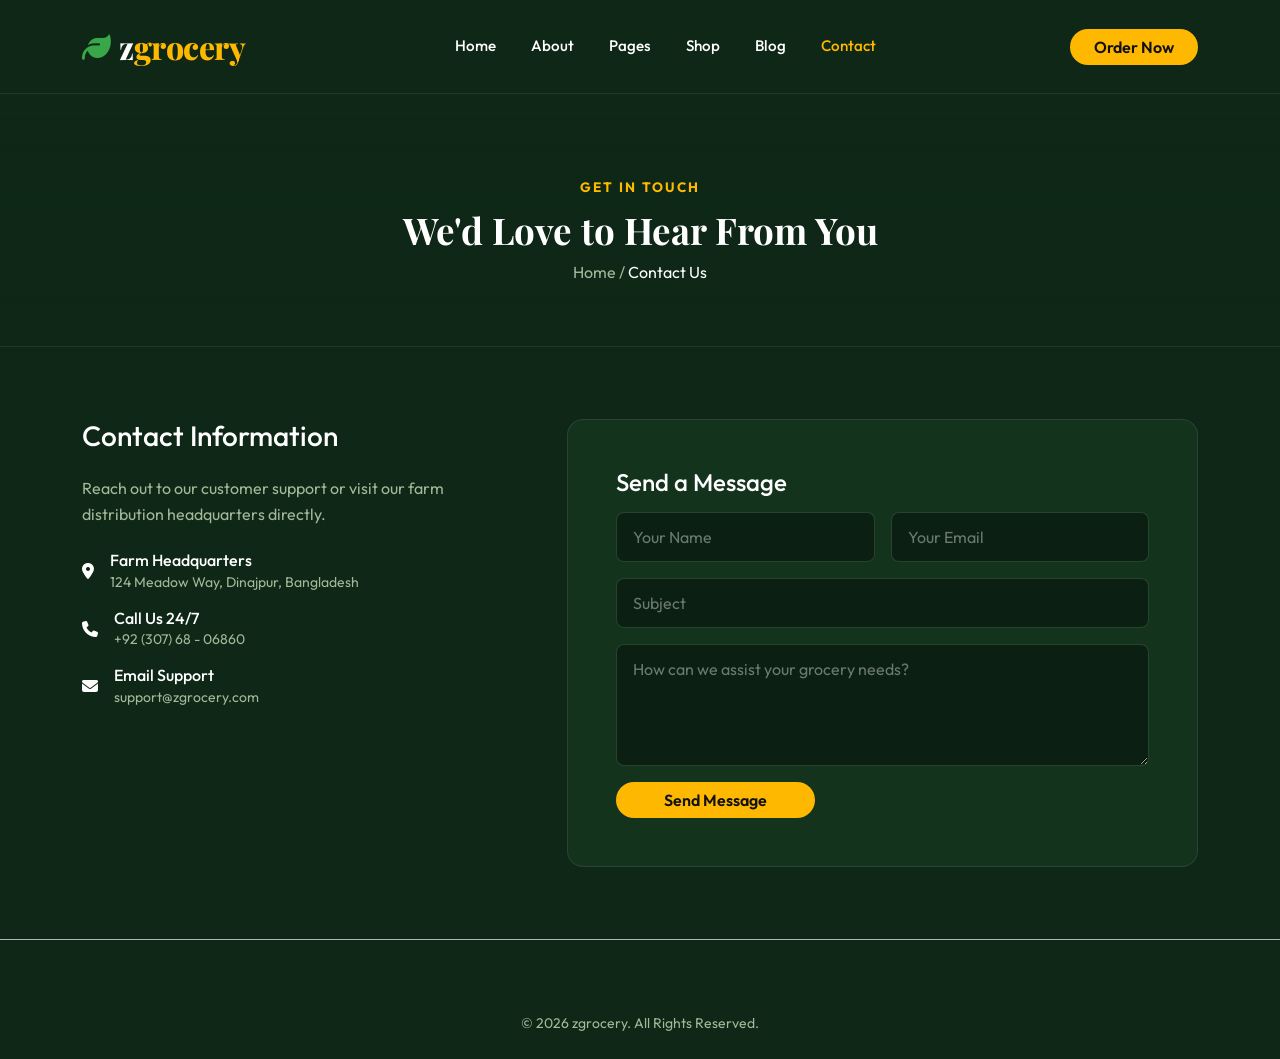
<file: contact.html>
<!DOCTYPE html>
<html lang="en">
<head>
  <meta charset="UTF-8" />
  <meta name="viewport" content="width=device-width, initial-scale=1.0" />
  <title>Contact Us — zgrocery</title>
  <link href="https://fonts.googleapis.com/css2?family=Outfit:wght@300;400;500;600;700;800&family=Playfair+Display:ital,wght@0,600;0,700;1,400&display=swap" rel="stylesheet" />
  <link href="https://cdn.jsdelivr.net/npm/bootstrap@5.3.3/dist/css/bootstrap.min.css" rel="stylesheet" />
  <link rel="stylesheet" href="https://cdnjs.cloudflare.com/ajax/libs/font-awesome/6.5.1/css/all.min.css" />
  <link href="https://unpkg.com/aos@2.3.1/dist/aos.css" rel="stylesheet" />
  <link rel="stylesheet" href="css/style.css" />
</head>
<body>

  <!-- Header -->
  <header id="site-header" class="site-header sticky-top">
    <nav class="navbar navbar-expand-lg py-3">
      <div class="container">
        <a class="navbar-brand d-flex align-items-center gap-2" href="index.html">
          <span class="logo-leaf"><i class="fa-solid fa-leaf"></i></span>
          <span class="logo-text">z<span>grocery</span></span>
        </a>
        <button class="navbar-toggler text-white border-0" type="button" data-bs-toggle="collapse" data-bs-target="#navMenu">
          <i class="fa-solid fa-bars-staggered fs-3"></i>
        </button>
        <div class="collapse navbar-collapse" id="navMenu">
          <ul class="navbar-nav mx-auto">
            <li class="nav-item"><a class="nav-link" href="index.html">Home</a></li>
            <li class="nav-item"><a class="nav-link" href="about.html">About</a></li>
            <li class="nav-item"><a class="nav-link" href="pages.html">Pages</a></li>
            <li class="nav-item"><a class="nav-link" href="shop.html">Shop</a></li>
            <li class="nav-item"><a class="nav-link" href="blog.html">Blog</a></li>
            <li class="nav-item"><a class="nav-link active" href="contact.html">Contact</a></li>
          </ul>
          <a href="order.html" class="btn btn-primary-yellow rounded-pill px-4">Order Now</a>
        </div>
      </div>
    </nav>
  </header>

  <div class="page-hero text-center">
    <div class="container" data-aos="fade-up">
      <span class="section-tag">GET IN TOUCH</span>
      <h1 class="text-white section-heading mt-2">We'd Love to Hear From You</h1>
      <p class="text-muted mb-0">Home / <span class="text-white">Contact Us</span></p>
    </div>
  </div>

  <section class="py-5">
    <div class="container py-4">
      <div class="row g-5">
        <div class="col-lg-5" data-aos="fade-right">
          <h3 class="text-white mb-4">Contact Information</h3>
          <p class="text-muted mb-4">Reach out to our customer support or visit our farm distribution headquarters directly.</p>
          <div class="d-flex align-items-center gap-3 mb-3">
            <div class="feature-icon"><i class="fa-solid fa-location-dot"></i></div>
            <div><h6 class="text-white mb-0">Farm Headquarters</h6><p class="text-muted small mb-0">124 Meadow Way, Dinajpur, Bangladesh</p></div>
          </div>
          <div class="d-flex align-items-center gap-3 mb-3">
            <div class="feature-icon"><i class="fa-solid fa-phone"></i></div>
            <div><h6 class="text-white mb-0">Call Us 24/7</h6><p class="text-muted small mb-0">+92 (307) 68 - 06860</p></div>
          </div>
          <div class="d-flex align-items-center gap-3 mb-3">
            <div class="feature-icon"><i class="fa-solid fa-envelope"></i></div>
            <div><h6 class="text-white mb-0">Email Support</h6><p class="text-muted small mb-0">support@zgrocery.com</p></div>
          </div>
        </div>

        <div class="col-lg-7" data-aos="fade-left">
          <div class="bg-dark-secondary p-4 p-md-5 rounded-4 border border-secondary border-opacity-25">
            <h4 class="text-white mb-3">Send a Message</h4>
            <form id="contactForm" onsubmit="event.preventDefault(); alert('Thank you! Your message has been sent to the zgrocery team.'); this.reset();">
              <div class="row g-3">
                <div class="col-md-6"><input type="text" class="form-control rounded-3" placeholder="Your Name" required /></div>
                <div class="col-md-6"><input type="email" class="form-control rounded-3" placeholder="Your Email" required /></div>
                <div class="col-12"><input type="text" class="form-control rounded-3" placeholder="Subject" required /></div>
                <div class="col-12"><textarea class="form-control rounded-3" rows="4" placeholder="How can we assist your grocery needs?" required></textarea></div>
                <div class="col-12"><button type="submit" class="btn btn-primary-yellow rounded-pill px-5">Send Message</button></div>
              </div>
            </form>
          </div>
        </div>
      </div>
    </div>
  </section>

  <!-- Footer -->
  <footer class="footer pt-5 border-top border-dark-subtle text-center">
    <div class="container py-4"><p class="mb-0 text-muted small">&copy; 2026 zgrocery. All Rights Reserved.</p></div>
  </footer>

  <script src="https://code.jquery.com/jquery-3.7.1.min.js"></script>
  <script src="https://cdn.jsdelivr.net/npm/bootstrap@5.3.3/dist/js/bootstrap.bundle.min.js"></script>
  <script src="https://unpkg.com/aos@2.3.1/dist/aos.js"></script>
  <script src="js/main.js"></script>
</body>
</html>
</file>
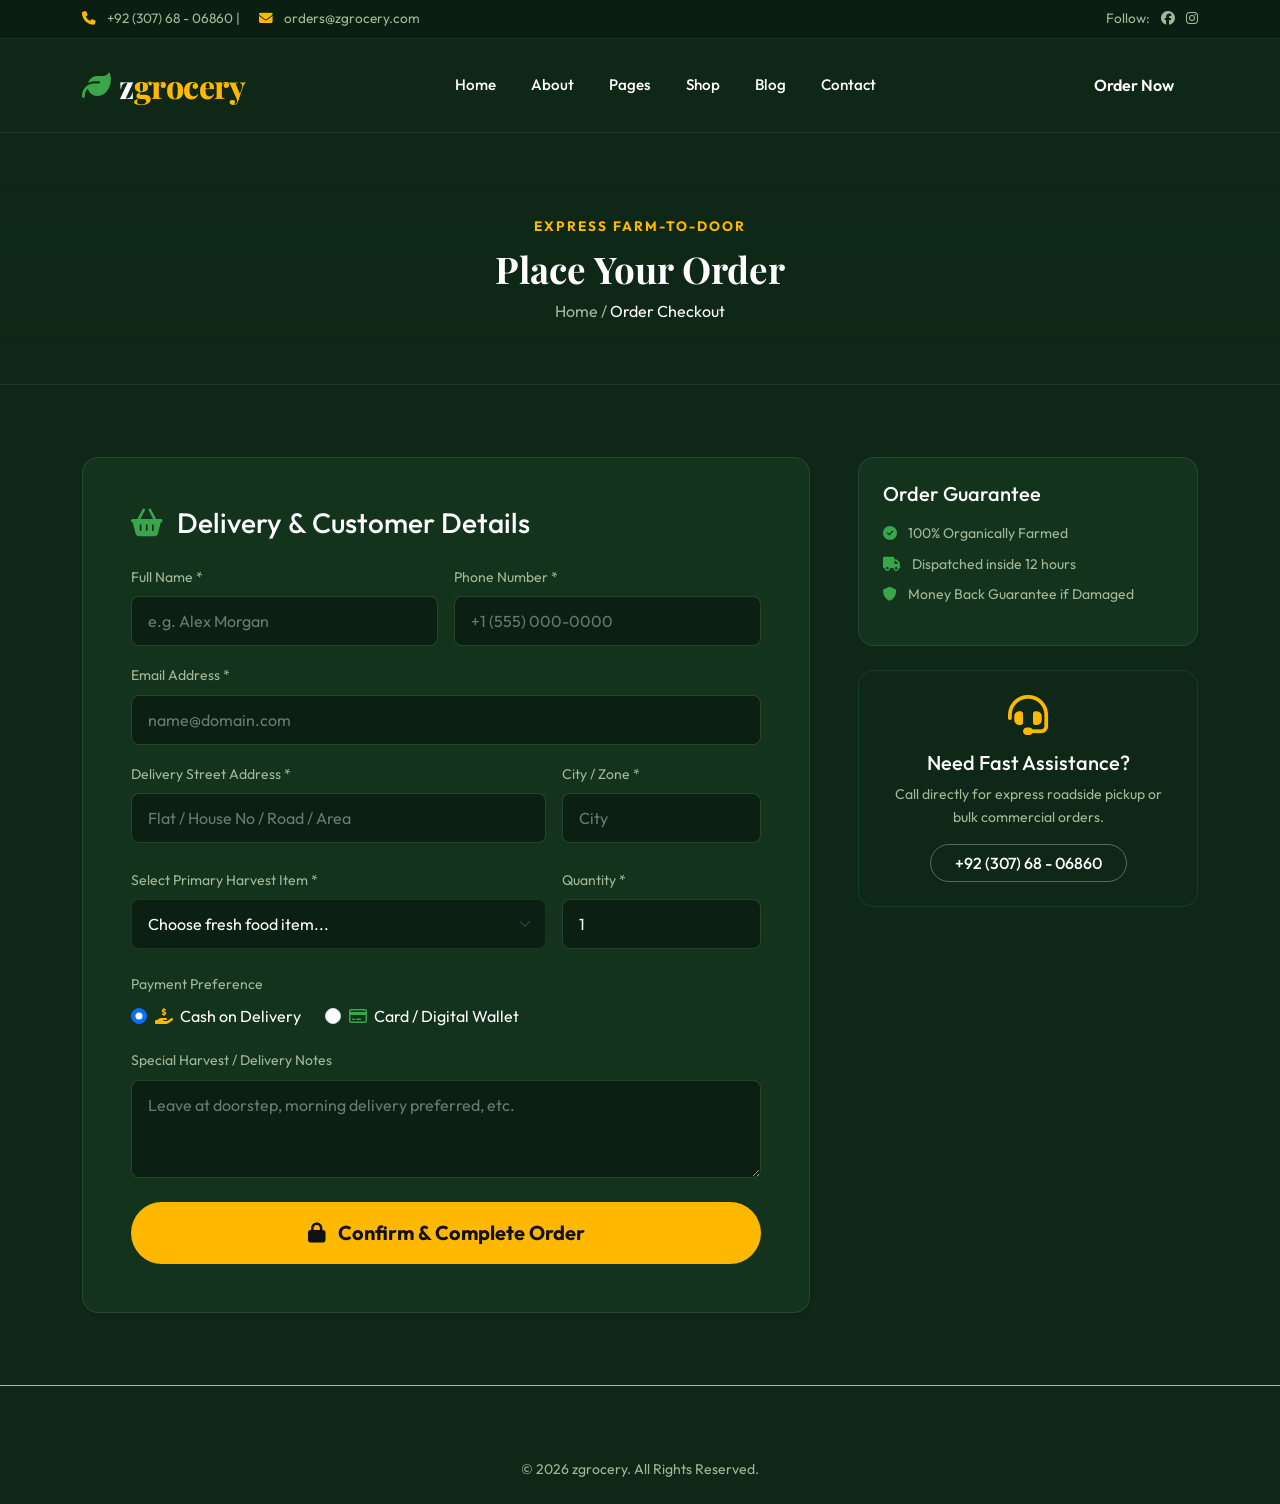
<file: order.html>
<!DOCTYPE html>
<html lang="en">
<head>
  <meta charset="UTF-8" />
  <meta name="viewport" content="width=device-width, initial-scale=1.0" />
  <title>Order Fresh Groceries — zgrocery</title>
  <link href="https://fonts.googleapis.com/css2?family=Outfit:wght@300;400;500;600;700;800&family=Playfair+Display:ital,wght@0,600;0,700;1,400&display=swap" rel="stylesheet" />
  <link href="https://cdn.jsdelivr.net/npm/bootstrap@5.3.3/dist/css/bootstrap.min.css" rel="stylesheet" />
  <link rel="stylesheet" href="https://cdnjs.cloudflare.com/ajax/libs/font-awesome/6.5.1/css/all.min.css" />
  <link href="https://unpkg.com/aos@2.3.1/dist/aos.css" rel="stylesheet" />
  <link rel="stylesheet" href="css/style.css" />
</head>
<body>

  <!-- Top Bar -->
  <aside class="top-bar py-2 d-none d-lg-block">
    <div class="container d-flex justify-content-between">
      <div><i class="fa-solid fa-phone me-2 text-accent-yellow"></i> +92 (307) 68 - 06860 | <i class="fa-solid fa-envelope ms-3 me-2 text-accent-yellow"></i> orders@zgrocery.com</div>
      <div>Follow: <i class="fa-brands fa-facebook ms-2"></i> <i class="fa-brands fa-instagram ms-2"></i></div>
    </div>
  </aside>

  <!-- Navbar -->
  <header id="site-header" class="site-header sticky-top">
    <nav class="navbar navbar-expand-lg py-3">
      <div class="container">
        <a class="navbar-brand d-flex align-items-center gap-2" href="index.html">
          <span class="logo-leaf"><i class="fa-solid fa-leaf"></i></span>
          <span class="logo-text">z<span>grocery</span></span>
        </a>
        <button class="navbar-toggler text-white border-0" type="button" data-bs-toggle="collapse" data-bs-target="#navMenu">
          <i class="fa-solid fa-bars-staggered fs-3"></i>
        </button>
        <div class="collapse navbar-collapse" id="navMenu">
          <ul class="navbar-nav mx-auto">
            <li class="nav-item"><a class="nav-link" href="index.html">Home</a></li>
            <li class="nav-item"><a class="nav-link" href="about.html">About</a></li>
            <li class="nav-item"><a class="nav-link" href="pages.html">Pages</a></li>
            <li class="nav-item"><a class="nav-link" href="shop.html">Shop</a></li>
            <li class="nav-item"><a class="nav-link" href="blog.html">Blog</a></li>
            <li class="nav-item"><a class="nav-link" href="contact.html">Contact</a></li>
          </ul>
          <a href="order.html" class="btn btn-primary-yellow rounded-pill px-4 active">Order Now</a>
        </div>
      </div>
    </nav>
  </header>

  <!-- Breadcrumb Banner -->
  <div class="page-hero text-center">
    <div class="container" data-aos="fade-up">
      <span class="section-tag">EXPRESS FARM-TO-DOOR</span>
      <h1 class="text-white section-heading mt-2">Place Your Order</h1>
      <p class="text-muted mb-0">Home / <span class="text-white">Order Checkout</span></p>
    </div>
  </div>

  <!-- Main Order Form Section -->
  <section class="py-5">
    <div class="container py-4">
      <div class="row g-5">
        <!-- Order Form -->
        <div class="col-lg-8" data-aos="fade-right">
          <div class="bg-dark-secondary p-4 p-md-5 rounded-4 shadow-sm border border-secondary border-opacity-25">
            <h3 class="text-white mb-4"><i class="fa-solid fa-basket-shopping text-accent-green me-2"></i> Delivery & Customer Details</h3>
            
            <form id="checkoutOrderForm">
              <div class="row g-3">
                <div class="col-md-6">
                  <label class="form-label text-muted small">Full Name *</label>
                  <input type="text" class="form-control rounded-3" placeholder="e.g. Alex Morgan" required />
                </div>
                <div class="col-md-6">
                  <label class="form-label text-muted small">Phone Number *</label>
                  <input type="tel" class="form-control rounded-3" placeholder="+1 (555) 000-0000" required />
                </div>
                <div class="col-md-12">
                  <label class="form-label text-muted small">Email Address *</label>
                  <input type="email" class="form-control rounded-3" placeholder="name@domain.com" required />
                </div>
                <div class="col-md-8">
                  <label class="form-label text-muted small">Delivery Street Address *</label>
                  <input type="text" class="form-control rounded-3" placeholder="Flat / House No / Road / Area" required />
                </div>
                <div class="col-md-4">
                  <label class="form-label text-muted small">City / Zone *</label>
                  <input type="text" class="form-control rounded-3" placeholder="City" required />
                </div>

                <!-- Product Picker -->
                <div class="col-md-8 mt-4">
                  <label class="form-label text-muted small">Select Primary Harvest Item *</label>
                  <select class="form-select rounded-3" id="orderItemSelect" required>
                    <option value="" selected disabled>Choose fresh food item...</option>
                    <option value="Fresh Bananas">Fresh Bananas ($18.00 / kg)</option>
                    <option value="Farm Potatoes">Farm Potatoes ($12.00 / kg)</option>
                    <option value="Red Tomatoes">Red Tomatoes ($23.00 / kg)</option>
                    <option value="Crisp Lettuce">Crisp Lettuce ($10.00 / piece)</option>
                    <option value="Sweet Potatoes">Sweet Potatoes ($15.00 / kg)</option>
                    <option value="Organic Avocados">Organic Avocados ($28.00 / pack)</option>
                    <option value="Raw Forest Honey">Raw Forest Honey ($35.00 / jar)</option>
                  </select>
                </div>
                <div class="col-md-4 mt-4">
                  <label class="form-label text-muted small">Quantity *</label>
                  <input type="number" class="form-control rounded-3" min="1" max="50" value="1" required />
                </div>

                <!-- Payment Method -->
                <div class="col-12 mt-4">
                  <label class="form-label text-muted small d-block mb-2">Payment Preference</label>
                  <div class="d-flex flex-wrap gap-4">
                    <div class="form-check">
                      <input class="form-check-input" type="radio" name="paymentOption" id="cod" checked />
                      <label class="form-check-label text-white" for="cod"><i class="fa-solid fa-hand-holding-dollar text-accent-yellow me-1"></i> Cash on Delivery</label>
                    </div>
                    <div class="form-check">
                      <input class="form-check-input" type="radio" name="paymentOption" id="card" />
                      <label class="form-check-label text-white" for="card"><i class="fa-regular fa-credit-card text-accent-green me-1"></i> Card / Digital Wallet</label>
                    </div>
                  </div>
                </div>

                <div class="col-12 mt-3">
                  <label class="form-label text-muted small">Special Harvest / Delivery Notes</label>
                  <textarea class="form-control rounded-3" rows="3" placeholder="Leave at doorstep, morning delivery preferred, etc."></textarea>
                </div>

                <div class="col-12 mt-4">
                  <button type="submit" class="btn btn-primary-yellow w-100 py-3 rounded-pill fw-bold fs-5">
                    <i class="fa-solid fa-lock me-2"></i> Confirm & Complete Order
                  </button>
                </div>
              </div>
            </form>
          </div>
        </div>

        <!-- Summary Sidebar -->
        <div class="col-lg-4" data-aos="fade-left">
          <div class="bg-dark-secondary p-4 rounded-4 border border-secondary border-opacity-25 mb-4">
            <h5 class="text-white mb-3">Order Guarantee</h5>
            <ul class="list-unstyled text-muted small">
              <li class="mb-2"><i class="fa-solid fa-circle-check text-accent-green me-2"></i> 100% Organically Farmed</li>
              <li class="mb-2"><i class="fa-solid fa-truck text-accent-green me-2"></i> Dispatched inside 12 hours</li>
              <li class="mb-2"><i class="fa-solid fa-shield text-accent-green me-2"></i> Money Back Guarantee if Damaged</li>
            </ul>
          </div>
          <div class="p-4 rounded-4 border border-success border-opacity-25 text-center bg-dark-primary">
            <i class="fa-solid fa-headset fs-1 text-accent-yellow mb-3"></i>
            <h5 class="text-white">Need Fast Assistance?</h5>
            <p class="text-muted small">Call directly for express roadside pickup or bulk commercial orders.</p>
            <a href="tel:+923076806860" class="btn btn-outline-white rounded-pill px-4">+92 (307) 68 - 06860</a>
          </div>
        </div>
      </div>
    </div>
  </section>

  <!-- Confirmation Modal -->
  <div class="modal fade" id="orderConfirmationModal" tabindex="-1" aria-hidden="true">
    <div class="modal-dialog modal-dialog-centered">
      <div class="modal-content bg-dark-secondary text-white text-center p-4 border border-success">
        <div class="modal-body">
          <i class="fa-solid fa-circle-check text-accent-green display-3 mb-3"></i>
          <h3 class="text-white">Order Received!</h3>
          <p class="text-muted">Thank you for supporting sustainable farmers. Your order reference is <strong class="text-accent-yellow" id="orderReceiptRef"></strong>.</p>
          <button type="button" class="btn btn-primary-yellow rounded-pill px-4" data-bs-dismiss="modal" onclick="window.location.href='shop.html'">Continue Shopping</button>
        </div>
      </div>
    </div>
  </div>

  <!-- Footer -->
  <footer class="footer pt-5 border-top border-dark-subtle">
    <div class="container text-center py-4">
      <p class="mb-0 text-muted small">&copy; 2026 zgrocery. All Rights Reserved.</p>
    </div>
  </footer>

  <script src="https://code.jquery.com/jquery-3.7.1.min.js"></script>
  <script src="https://cdn.jsdelivr.net/npm/bootstrap@5.3.3/dist/js/bootstrap.bundle.min.js"></script>
  <script src="https://unpkg.com/aos@2.3.1/dist/aos.js"></script>
  <script src="js/main.js"></script>
</body>
</html>
</file>
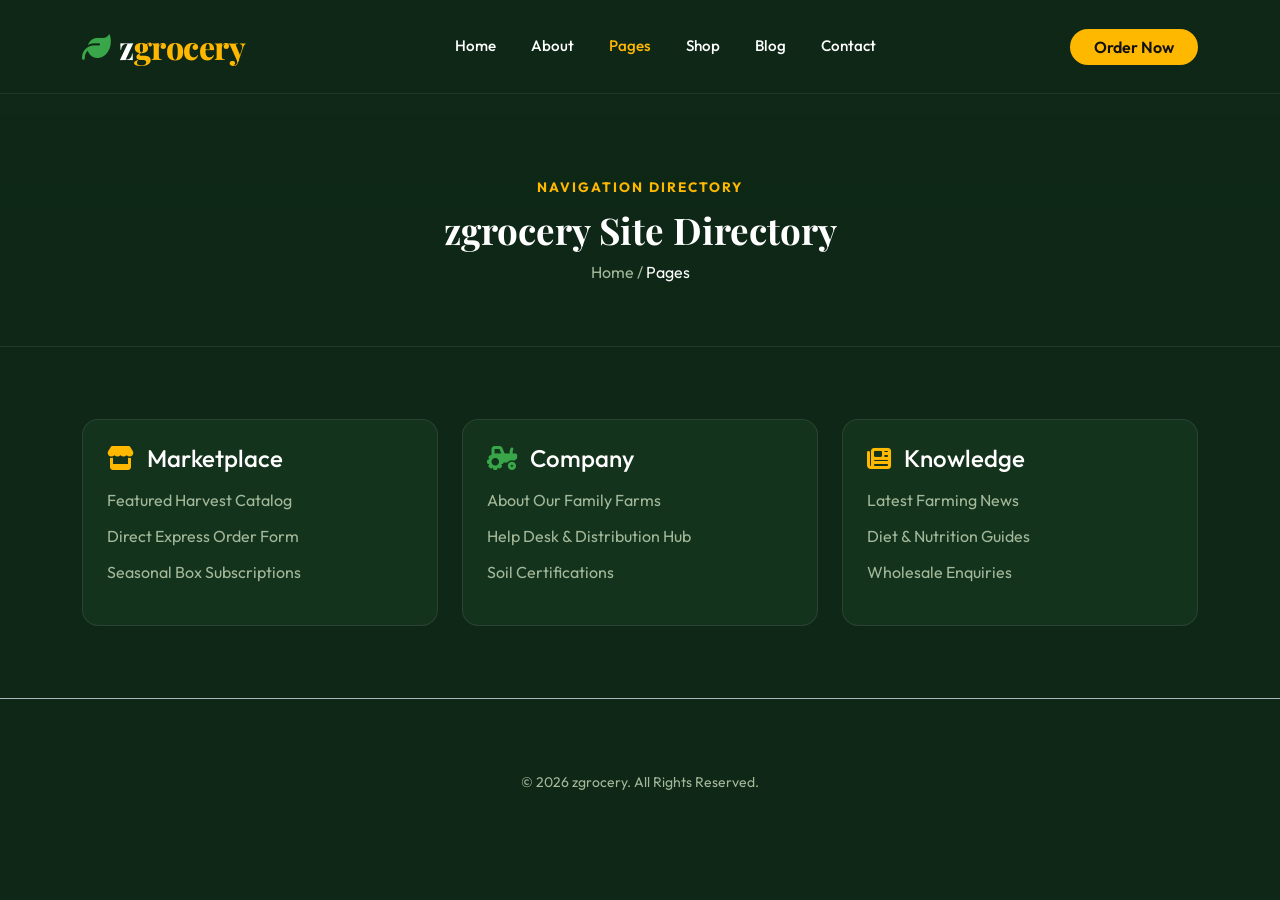
<file: pages.html>
<!DOCTYPE html>
<html lang="en">
<head>
  <meta charset="UTF-8" />
  <meta name="viewport" content="width=device-width, initial-scale=1.0" />
  <title>All Pages & Hub — zgrocery</title>
  <link href="https://fonts.googleapis.com/css2?family=Outfit:wght@300;400;500;600;700;800&family=Playfair+Display:ital,wght@0,600;0,700;1,400&display=swap" rel="stylesheet" />
  <link href="https://cdn.jsdelivr.net/npm/bootstrap@5.3.3/dist/css/bootstrap.min.css" rel="stylesheet" />
  <link rel="stylesheet" href="https://cdnjs.cloudflare.com/ajax/libs/font-awesome/6.5.1/css/all.min.css" />
  <link href="https://unpkg.com/aos@2.3.1/dist/aos.css" rel="stylesheet" />
  <link rel="stylesheet" href="css/style.css" />
</head>
<body>

  <!-- Header -->
  <header id="site-header" class="site-header sticky-top">
    <nav class="navbar navbar-expand-lg py-3">
      <div class="container">
        <a class="navbar-brand d-flex align-items-center gap-2" href="index.html">
          <span class="logo-leaf"><i class="fa-solid fa-leaf"></i></span>
          <span class="logo-text">z<span>grocery</span></span>
        </a>
        <button class="navbar-toggler text-white border-0" type="button" data-bs-toggle="collapse" data-bs-target="#navMenu">
          <i class="fa-solid fa-bars-staggered fs-3"></i>
        </button>
        <div class="collapse navbar-collapse" id="navMenu">
          <ul class="navbar-nav mx-auto">
            <li class="nav-item"><a class="nav-link" href="index.html">Home</a></li>
            <li class="nav-item"><a class="nav-link" href="about.html">About</a></li>
            <li class="nav-item"><a class="nav-link active" href="pages.html">Pages</a></li>
            <li class="nav-item"><a class="nav-link" href="shop.html">Shop</a></li>
            <li class="nav-item"><a class="nav-link" href="blog.html">Blog</a></li>
            <li class="nav-item"><a class="nav-link" href="contact.html">Contact</a></li>
          </ul>
          <a href="order.html" class="btn btn-primary-yellow rounded-pill px-4">Order Now</a>
        </div>
      </div>
    </nav>
  </header>

  <div class="page-hero text-center">
    <div class="container" data-aos="fade-up">
      <span class="section-tag">NAVIGATION DIRECTORY</span>
      <h1 class="text-white section-heading mt-2">zgrocery Site Directory</h1>
      <p class="text-muted mb-0">Home / <span class="text-white">Pages</span></p>
    </div>
  </div>

  <section class="py-5">
    <div class="container py-4">
      <div class="row g-4">
        <div class="col-md-4" data-aos="zoom-in">
          <div class="p-4 bg-dark-secondary rounded-4 border border-secondary border-opacity-25 h-100">
            <h4 class="text-white mb-3"><i class="fa-solid fa-store text-accent-yellow me-2"></i> Marketplace</h4>
            <ul class="list-unstyled footer-links">
              <li><a href="shop.html">Featured Harvest Catalog</a></li>
              <li><a href="order.html">Direct Express Order Form</a></li>
              <li><a href="shop.html">Seasonal Box Subscriptions</a></li>
            </ul>
          </div>
        </div>
        <div class="col-md-4" data-aos="zoom-in" data-aos-delay="100">
          <div class="p-4 bg-dark-secondary rounded-4 border border-secondary border-opacity-25 h-100">
            <h4 class="text-white mb-3"><i class="fa-solid fa-tractor text-accent-green me-2"></i> Company</h4>
            <ul class="list-unstyled footer-links">
              <li><a href="about.html">About Our Family Farms</a></li>
              <li><a href="contact.html">Help Desk & Distribution Hub</a></li>
              <li><a href="about.html">Soil Certifications</a></li>
            </ul>
          </div>
        </div>
        <div class="col-md-4" data-aos="zoom-in" data-aos-delay="200">
          <div class="p-4 bg-dark-secondary rounded-4 border border-secondary border-opacity-25 h-100">
            <h4 class="text-white mb-3"><i class="fa-solid fa-newspaper text-accent-yellow me-2"></i> Knowledge</h4>
            <ul class="list-unstyled footer-links">
              <li><a href="blog.html">Latest Farming News</a></li>
              <li><a href="blog.html">Diet & Nutrition Guides</a></li>
              <li><a href="contact.html">Wholesale Enquiries</a></li>
            </ul>
          </div>
        </div>
      </div>
    </div>
  </section>

  <!-- Footer -->
  <footer class="footer pt-5 border-top border-dark-subtle text-center">
    <div class="container py-4"><p class="mb-0 text-muted small">&copy; 2026 zgrocery. All Rights Reserved.</p></div>
  </footer>

  <script src="https://code.jquery.com/jquery-3.7.1.min.js"></script>
  <script src="https://cdn.jsdelivr.net/npm/bootstrap@5.3.3/dist/js/bootstrap.bundle.min.js"></script>
  <script src="https://unpkg.com/aos@2.3.1/dist/aos.js"></script>
  <script src="js/main.js"></script>
</body>
</html>
</file>
<file: css/style.css>
/* ==========================================================
   CSS VARIABLES & DESIGN SYSTEM
========================================================== */
:root {
  --bg-dark-primary: #0e2716;
  --bg-dark-secondary: #14331d;
  --accent-green: #38a649;
  --accent-green-hover: #2bb656;
  --accent-yellow: #ffb800;
  --accent-yellow-hover: #f99f1b;
  --text-white: #ffffff;
  --text-muted: #a3b899;
  --border-color: rgba(255, 255, 255, 0.08);
  --card-bg-light: #ffffff;
  --font-primary: 'Outfit', sans-serif;
  --font-serif: 'Playfair Display', serif;
}

* {
  box-sizing: border-box;
  margin: 0;
  padding: 0;
}

body {
  font-family: var(--font-primary);
  background-color: var(--bg-dark-primary);
  color: var(--text-white);
  line-height: 1.6;
  overflow-x: hidden;
}

a {
  text-decoration: none;
  transition: all 0.3s ease;
}

.text-accent-yellow { color: var(--accent-yellow) !important; }
.text-accent-green  { color: var(--accent-green) !important; }
.text-muted         { color: var(--text-muted) !important; }
.bg-dark-primary    { background-color: var(--bg-dark-primary) !important; }
.bg-dark-secondary  { background-color: var(--bg-dark-secondary) !important; }

/* Buttons */
.btn-primary-yellow {
  background-color: var(--accent-yellow);
  color: #111;
  font-weight: 600;
  border: none;
  transition: all 0.3s ease;
}
.btn-primary-yellow:hover {
  background-color: var(--accent-yellow-hover);
  transform: translateY(-2px);
  color: #000;
}

.btn-outline-white {
  background: transparent;
  color: #fff;
  border: 1px solid rgba(255, 255, 255, 0.3);
  font-weight: 500;
}
.btn-outline-white:hover {
  background: rgba(255, 255, 255, 0.1);
  color: #fff;
}

.section-tag {
  font-size: 0.85rem;
  letter-spacing: 2px;
  color: var(--accent-yellow);
  font-weight: 700;
  text-transform: uppercase;
}

.section-heading {
  font-family: var(--font-serif);
  font-size: 2.3rem;
  font-weight: 700;
}

/* Page Header Breadcrumb Section */
.page-hero {
  background: linear-gradient(rgba(14, 39, 22, 0.88), rgba(14, 39, 22, 0.95)), url('https://images.unsplash.com/photo-1542838132-92c53300491e?auto=format&fit=crop&w=1400&q=80') center/cover;
  padding: 80px 0 60px;
  border-bottom: 1px solid var(--border-color);
}

/* Top bar & Navigation */
.top-bar {
  background-color: #0a1f11;
  font-size: 0.85rem;
  color: var(--text-muted);
  border-bottom: 1px solid var(--border-color);
}
.top-social { color: var(--text-muted); }
.top-social:hover { color: var(--accent-yellow); }

.site-header {
  background-color: var(--bg-dark-primary);
  border-bottom: 1px solid var(--border-color);
  transition: all 0.4s ease;
}
.site-header.scrolled {
  background-color: rgba(14, 39, 22, 0.96);
  backdrop-filter: blur(10px);
  box-shadow: 0 4px 20px rgba(0,0,0,0.4);
}

.logo-leaf {
  color: var(--accent-green);
  font-size: 1.8rem;
}
.logo-text {
  font-family: var(--font-serif);
  font-size: 2rem;
  font-weight: 800;
  color: var(--text-white);
  letter-spacing: -0.5px;
}
.logo-text span {
  color: var(--accent-yellow);
}

.navbar .nav-link {
  color: var(--text-white);
  font-weight: 500;
  padding: 0.5rem 1.1rem !important;
  font-size: 0.95rem;
}
.navbar .nav-link:hover,
.navbar .nav-link.active {
  color: var(--accent-yellow);
}

.icon-btn {
  color: var(--text-white);
  font-size: 1.1rem;
}
.icon-btn:hover { color: var(--accent-yellow); }

/* Cart bounce */
.badge-pop {
  animation: popAnim 0.3s cubic-bezier(0.175, 0.885, 0.32, 1.275);
}
@keyframes popAnim {
  0% { transform: scale(1) translate(-50%, -50%); }
  50% { transform: scale(1.6) translate(-30%, -30%); }
  100% { transform: scale(1) translate(-50%, -50%); }
}
/* ==========================================================
   3D ANIMATED HERO VISUAL
========================================================== */
.hero-3d-scene {
  position: relative;
  width: 100%;
  max-width: 540px;
  margin: 0 auto;
  perspective: 1200px; /* Essential for realistic 3D depth */
  display: flex;
  justify-content: center;
  align-items: center;
  padding: 40px 20px;
}

/* Multi-layer Ambient Glows */
.glow-orb {
  position: absolute;
  border-radius: 50%;
  filter: blur(75px);
  z-index: 0;
  pointer-events: none;
}
.glow-green {
  width: 380px;
  height: 380px;
  background: radial-gradient(circle, rgba(56, 166, 73, 0.45) 0%, rgba(14, 39, 22, 0) 70%);
  animation: pulseGlow 6s ease-in-out infinite alternate;
}
.glow-yellow {
  width: 220px;
  height: 220px;
  background: radial-gradient(circle, rgba(255, 184, 0, 0.25) 0%, rgba(14, 39, 22, 0) 70%);
  top: 10%;
  right: 5%;
  animation: pulseGlow 5s ease-in-out infinite alternate-reverse;
}

/* Pulsing Outer Organic Ring */
.animated-ring {
  position: absolute;
  width: 440px;
  height: 440px;
  border-radius: 60% 40% 70% 30% / 40% 50% 60% 50%;
  border: 2px dashed rgba(56, 166, 73, 0.4);
  z-index: 1;
  animation: rotateMorph 22s linear infinite;
  pointer-events: none;
}

/* 3D Card with Continuous Levitation */
.hero-3d-card {
  position: relative;
  z-index: 2;
  transform-style: preserve-3d;
  transition: transform 0.15s ease-out; /* Smooth tilt track */
  animation: floatLevitate 5s ease-in-out infinite;
}

/* Organic Mask & 3D Lighting */
.image-mask-container {
  position: relative;
  width: 400px;
  height: 400px;
  max-width: 85vw;
  max-height: 85vw;
  /* Organic heart/blob curvature */
  border-radius: 46% 54% 60% 40% / 45% 42% 58% 55%;
  overflow: hidden;
  box-shadow: 
    0 25px 50px -12px rgba(0, 0, 0, 0.7),
    0 0 0 8px rgba(56, 166, 73, 0.2),
    inset 0 0 25px rgba(0,0,0,0.5);
  border: 3px solid rgba(255, 255, 255, 0.18);
  animation: morphMask 14s ease-in-out infinite alternate;
  transform: translateZ(20px);
}

.hero-organic-img {
  width: 100%;
  height: 100%;
  object-fit: cover;
  transform: scale(1.08);
  transition: transform 0.4s ease;
}
.hero-3d-scene:hover .hero-organic-img {
  transform: scale(1.15);
}

/* Realistic Glare Reflection */
.glare-effect {
  position: absolute;
  top: 0;
  left: -100%;
  width: 60%;
  height: 100%;
  background: linear-gradient(
    90deg, 
    rgba(255,255,255,0) 0%, 
    rgba(255,255,255,0.22) 50%, 
    rgba(255,255,255,0) 100%
  );
  transform: skewX(-25deg);
  pointer-events: none;
  animation: sweepGlare 7s infinite cubic-bezier(0.4, 0, 0.2, 1);
}
/* ==========================================================
   EQUAL-SHAPED CATEGORY CIRCLES
========================================================== */
.category-card {
  display: flex;
  flex-direction: column;
  align-items: center;
  text-align: center;
}

.cat-img-box {
  /* Enforce exact 1:1 square dimensions */
  width: 150px;
  height: 150px;
  min-width: 150px;
  min-height: 150px;
  max-width: 150px;
  max-height: 150px;
  aspect-ratio: 1 / 1;
  
  /* Make it a circle */
  border-radius: 50% !important;
  overflow: hidden;
  position: relative;
  
  /* Dashed border styling matching Ogenix */
  border: 3px dashed rgba(56, 166, 73, 0.45);
  padding: 6px;
  background-color: rgba(255, 255, 255, 0.03);
  transition: all 0.4s cubic-bezier(0.165, 0.84, 0.44, 1);
}

.cat-img-box img {
  width: 100% !important;
  height: 100% !important;
  object-fit: cover !important; /* Crops uneven aspect ratios without stretching */
  object-position: center !important;
  border-radius: 50% !important;
  display: block;
  transition: transform 0.4s ease;
}

/* Hover Micro-interaction */
.category-card:hover .cat-img-box {
  transform: translateY(-6px);
  border-color: var(--accent-yellow);
  box-shadow: 0 10px 25px rgba(0, 0, 0, 0.35);
}

.category-card:hover .cat-img-box img {
  transform: scale(1.1);
}

/* Responsive adjustment for small mobile screens */
@media (max-width: 576px) {
  .cat-img-box {
    width: 120px;
    height: 120px;
    min-width: 120px;
    min-height: 120px;
    max-width: 120px;
    max-height: 120px;
  }
}

/* 3D Pop-out Badges with Depth (translateZ) */
.floating-badge {
  position: absolute;
  display: flex;
  align-items: center;
  gap: 12px;
  background: rgba(14, 39, 22, 0.88);
  backdrop-filter: blur(12px);
  border: 1px solid rgba(255, 255, 255, 0.15);
  padding: 10px 18px;
  border-radius: 50px;
  box-shadow: 0 15px 35px rgba(0, 0, 0, 0.45);
  transform: translateZ(60px); /* Lifts badge towards user in 3D */
  z-index: 5;
  color: #fff;
  white-space: nowrap;
}
.badge-icon {
  width: 36px;
  height: 36px;
  border-radius: 50%;
  background: var(--accent-green);
  display: flex;
  align-items: center;
  justify-content: center;
  color: #fff;
  font-size: 1rem;
}
.badge-icon.star-icon {
  background: var(--accent-yellow);
  color: #000;
}
.badge-content {
  text-align: left;
  line-height: 1.2;
}
.badge-content strong {
  display: block;
  font-size: 0.88rem;
}
.badge-content small {
  color: var(--text-muted);
  font-size: 0.75rem;
}

/* Badge Coordinates */
.badge-top-right {
  top: 15px;
  right: -25px;
  animation: badgeHover1 4s ease-in-out infinite alternate;
}
.badge-bottom-left {
  bottom: 25px;
  left: -20px;
  animation: badgeHover2 4.5s ease-in-out infinite alternate;
}

/* ==========================================================
   KEYFRAME ANIMATIONS
========================================================== */
/* Smooth Levitation */
@keyframes floatLevitate {
  0% { transform: translateY(0px) rotateX(0deg) rotateY(0deg); }
  50% { transform: translateY(-16px) rotateX(2deg) rotateY(-2deg); }
  100% { transform: translateY(0px) rotateX(0deg) rotateY(0deg); }
}

/* Organic Mask Breathing */
@keyframes morphMask {
  0% { border-radius: 46% 54% 60% 40% / 45% 42% 58% 55%; }
  50% { border-radius: 58% 42% 45% 55% / 54% 58% 42% 46%; }
  100% { border-radius: 46% 54% 60% 40% / 45% 42% 58% 55%; }
}

/* Outer Ring Spin & Morph */
@keyframes rotateMorph {
  0% { transform: rotate(0deg); border-radius: 60% 40% 70% 30% / 40% 50% 60% 50%; }
  50% { border-radius: 40% 60% 30% 70% / 50% 40% 50% 60%; }
  100% { transform: rotate(360deg); border-radius: 60% 40% 70% 30% / 40% 50% 60% 50%; }
}

@keyframes pulseGlow {
  0% { transform: scale(0.9); opacity: 0.7; }
  100% { transform: scale(1.15); opacity: 1; }
}

@keyframes sweepGlare {
  0%, 60% { left: -100%; }
  100% { left: 200%; }
}

@keyframes badgeHover1 {
  0% { transform: translateZ(60px) translateY(0px); }
  100% { transform: translateZ(60px) translateY(-8px); }
}
@keyframes badgeHover2 {
  0% { transform: translateZ(60px) translateY(0px); }
  100% { transform: translateZ(60px) translateY(8px); }
}

/* Responsive adjustments */
@media (max-width: 576px) {
  .image-mask-container {
    width: 300px;
    height: 300px;
  }
  .animated-ring {
    width: 320px;
    height: 320px;
  }
  .floating-badge {
    padding: 6px 12px;
  }
  .badge-top-right { right: -5px; }
  .badge-bottom-left { left: -5px; }
}

/* Floating Elements */
.floating-item {
  position: absolute;
  z-index: 0;
  font-size: 2.5rem;
  animation: floatKeyframe 5s ease-in-out infinite;
}
.float-item-1 { top: 15%; left: 8%; animation-delay: 0s; }
.float-item-2 { bottom: 25%; left: 45%; animation-delay: 1.5s; }
.float-item-3 { top: 20%; right: 10%; animation-delay: 3s; }
@keyframes floatKeyframe {
  0% { transform: translateY(0px) rotate(0deg); }
  50% { transform: translateY(-15px) rotate(8deg); }
  100% { transform: translateY(0px) rotate(0deg); }
}

/* Products */
.product-card {
  transition: transform 0.3s ease, box-shadow 0.3s ease;
}
.product-card:hover {
  transform: translateY(-8px);
  box-shadow: 0 15px 30px rgba(0,0,0,0.2) !important;
}
.product-thumb img {
  height: 180px;
  object-fit: cover;
  width: 100%;
}
.product-title {
  font-weight: 700;
  font-size: 1.15rem;
}

/* Diamond Shapes */
.diamond-grid-container {
  height: 380px;
  display: flex;
  align-items: center;
  justify-content: center;
}
.diamond-shape {
  width: 180px;
  height: 180px;
  transform: rotate(45deg);
  overflow: hidden;
  border-radius: 20px;
  border: 4px solid var(--accent-green);
  position: absolute;
}
.diamond-shape img {
  width: 150%;
  height: 150%;
  transform: rotate(-45deg) translate(-15%, -15%);
  object-fit: cover;
}
.shape-1 { left: 15%; top: 15%; z-index: 1; }
.shape-2 { right: 15%; bottom: 15%; z-index: 2; border-color: var(--accent-yellow); }
.diamond-accent-box {
  width: 120px;
  height: 120px;
  background-color: var(--accent-yellow);
  transform: rotate(45deg);
  border-radius: 15px;
  opacity: 0.9;
  position: absolute;
}

/* Team Card */
.arched-frame {
  border-top-left-radius: 120px;
  border-top-right-radius: 120px;
  border-bottom-left-radius: 20px;
  border-bottom-right-radius: 20px;
  border: 2px solid rgba(56, 166, 73, 0.3);
  max-width: 280px;
  margin: 0 auto;
}
.team-card:hover .arched-frame img { transform: scale(1.05); }
.fruit-slice-accent {
  font-size: 2.2rem;
  margin-top: -25px;
  position: relative;
  z-index: 5;
}
/* ==========================================================
   EQUAL-SIZED GALLERY / INSTAGRAM FEED
========================================================== */
.gallery-stream {
  padding: 40px 0;
}

.gallery-thumb {
  /* Enforce exact uniform height across all 4 columns */
  height: 240px;
  width: 100%;
  position: relative;
  overflow: hidden;
  border-radius: 16px;
  background-color: var(--bg-dark-secondary);
  border: 1px solid rgba(255, 255, 255, 0.08);
  box-shadow: 0 8px 20px rgba(0, 0, 0, 0.25);
}

.gallery-thumb img {
  width: 100% !important;
  height: 100% !important;
  /* object-fit: cover forces every image to crop seamlessly into the box */
  object-fit: cover !important;
  object-position: center !important;
  display: block;
  transition: transform 0.5s cubic-bezier(0.25, 1, 0.5, 1);
}

/* Hover overlay with Instagram icon */
.gallery-overlay {
  position: absolute;
  inset: 0;
  background: rgba(14, 39, 22, 0.75);
  backdrop-filter: blur(3px);
  display: flex;
  align-items: center;
  justify-content: center;
  opacity: 0;
  transition: opacity 0.35s ease;
  z-index: 2;
}

.gallery-overlay i {
  color: var(--text-white);
  font-size: 2rem;
  transform: scale(0.7);
  transition: transform 0.35s ease, color 0.3s ease;
}

.gallery-thumb:hover .gallery-overlay {
  opacity: 1;
}

.gallery-thumb:hover .gallery-overlay i {
  transform: scale(1);
  color: var(--accent-yellow);
}

.gallery-thumb:hover img {
  transform: scale(1.1);
}

/* Responsive adjustment for mobile devices */
@media (max-width: 767px) {
  .gallery-thumb {
    height: 160px;
    border-radius: 12px;
  }
}

/* Form Styles */
.form-control, .form-select {
  background-color: #0b2012;
  border: 1px solid var(--border-color);
  color: #fff;
  padding: 0.75rem 1rem;
}
.form-control:focus, .form-select:focus {
  background-color: #0d2616;
  border-color: var(--accent-green);
  box-shadow: 0 0 0 0.25rem rgba(56, 166, 73, 0.25);
  color: #fff;
}
.form-control::placeholder {
  color: rgba(255, 255, 255, 0.4);
}

/* Footer */
.footer-links li { margin-bottom: 10px; }
.footer-links a { color: var(--text-muted); }
.footer-links a:hover { color: var(--accent-yellow); padding-left: 5px; }
.footer-social {
  width: 38px;
  height: 38px;
  background-color: rgba(255, 255, 255, 0.05);
  border-radius: 50%;
  display: inline-flex;
  align-items: center;
  justify-content: center;
  color: #fff;
}
.footer-social:hover {
  background-color: var(--accent-yellow);
  color: #000;
  transform: translateY(-3px);
}
</file>
